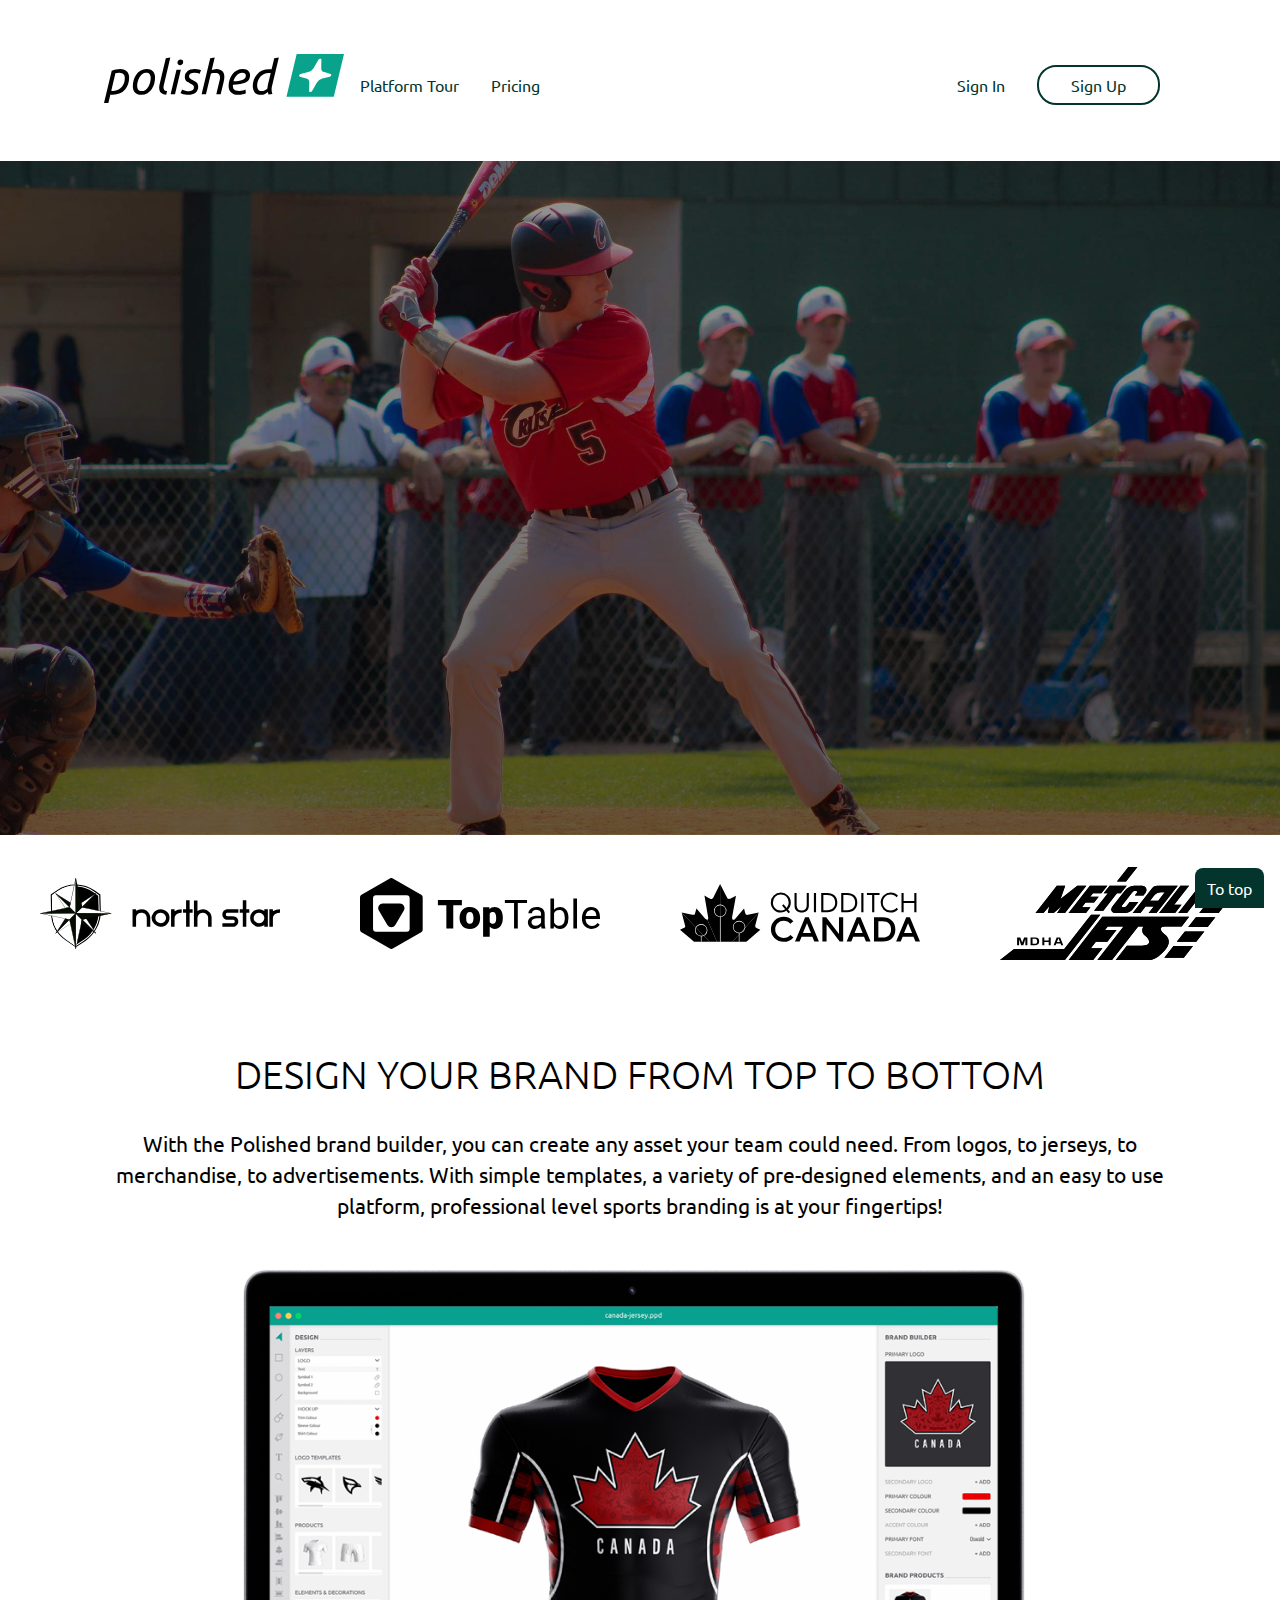
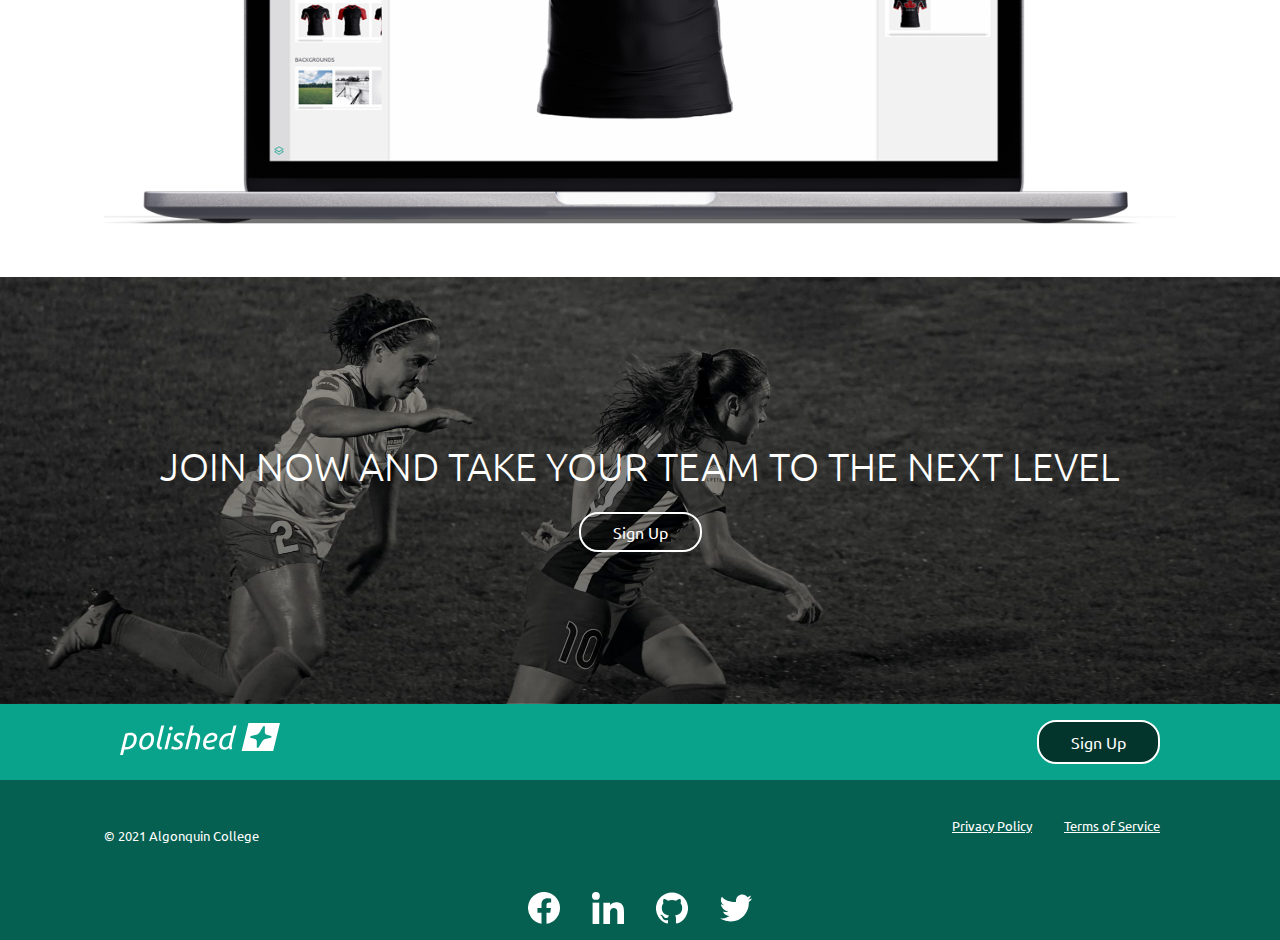
<file: index.html>
<!DOCTYPE html>
<html lang="en">
<head>
        <meta charset="UTF-8">
        <meta http-equiv="X-UA-Compatible" content="IE=edge">
        <meta name="viewport" content="width=device-width, initial-scale=1.0">
        <title>Polished</title>
        <link rel="stylesheet" href="./css/main.css">
        <link rel="preconnect" href="https://fonts.googleapis.com">
        <link rel="preconnect" href="https://fonts.gstatic.com" crossorigin>
        <link href="https://fonts.googleapis.com/css2?family=Ubuntu:ital,wght@0,400;0,700;1,400;1,700&display=swap" rel="stylesheet">
</head>
<body>
        <ul class="skip-links">
                <li><a href="#nav">Skip to navigation</a></li>
                <li><a href="#main">Skip to main content</a></li>
        </ul>
        <header>
                <div class="container">
                        <h1><a href=""><img src="./images/logos/logo-polished-color.svg" alt="The logo of the company"></a></h1> 
                        <nav id="nav" role="navigation">
                                <ul>
                                        <li><a href="./platform-tour.html">Platform Tour</a> </li>
                                        <li><a href="./pricing.html">Pricing</a> </li>
                                        <li><a href="./signup.html">Sign In</a> </li>
                                        <li><a href="./signup.html" class="btn btn-header">Sign Up</a> </li>
                                </ul>
                        </nav>
                </div>
        </header>
        <main id="main" role="main">
        <section class="banner banner-hero" tabindex="0">
                <div class="container">
                        <h2>Community Feel. Professional look.</h2>
                        <p>Create your team's new look with our simple, fast brand builder.</p>
                        <a href="./signup.html" class="btn btn-hero"> Sign Up</a>
                </div>
        </section>
        <section class="logobar" tabindex="0">
                <div>
                        <ol>
                                <li><img src="./images/logos/logo-ns.svg" alt=""></li>
                                <li><img src="./images/logos/logo-tt.svg" alt=""></li>
                                <li><img src="./images/logos/logo-qc.svg" alt=""></li>
                                <li><img src="./images/logos/logo-met.svg" alt=""></li>
                        </ol>              
                </div>
        </section>
        <section class="platform-laptop" tabindex="0">
                <div class="container">
                        <h2>Design your brand from top to bottom</h2>
                        <p>With the Polished brand builder, you can create any asset your team could need. 
                        From logos, to jerseys, to merchandise, to advertisements. With simple templates,
                        a variety of pre-designed elements, and an easy to use platform, professional level 
                        sports branding is at your fingertips!
                        </p>
                        <img src="./images/product/laptop-platform.png" alt="">
                </div>
        </section>
        <section class="banner banner-cta" tabindex="0">
                <div class="container">
                        <h2>Join now and take your team to the next level</h2>
                        <a href="./signup.html" class="btn btn-white"> Sign Up</a>
                </div>
        </section>
        
        </main>
        <footer>        
                <div class="mainfooter">
                        <div class="container">
                                <a href="" class="a-img-footer" ><img src="./images/logos/logo-polished-white.svg" alt="the logo of the company with white color"></a>
                                <a href="./signup.html" class="btn btn-white-footer">Sign Up</a>
                        </div>                
                </div>
                <div class="subfooter">
                        <div class="container">
                                <small class="copyright">&copy; 2021 Algonquin College</small>                   
                                <ul>                                
                                        <li> <small><a href="#" >Privacy Policy</a></small> </li>
                                        <li><small><a href="#" >Terms of Service</a></small> </li>                                                           
                                </ul>
                                
                        </div> 
                                
                        <div class="container">
                                <nav>
                                        <a href="#">
                                                <i class="icon">
                                                        <svg><use xlink:href="./images/icons.svg#facebook"></use></svg>
                                                </i>
                                                <!-- <span class="icon-label">Facebook</span> -->
                                        </a>
                                        <a href="#">
                                                <i class="icon">
                                                        <svg><use xlink:href="./images/icons.svg#linkedin"></use></svg>
                                                </i>
                                        </a>
                                        <a href="#">
                                                <i class="icon">
                                                        <svg><use xlink:href="./images/icons.svg#github"></use></svg>
                                                </i>
                                        </a>
                                        <a href="#">
                                                <i class="icon">
                                                        <svg><use xlink:href="./images/icons.svg#twitter"></use></svg>
                                                </i>
                                        </a>
                                </nav>
                        </div>
                </div> 
                <a class="to-top" href="#main" aria-label="Click to scroll to top of main content">To top</a>                                                     
        </footer>    
</body>
</html>
</file>
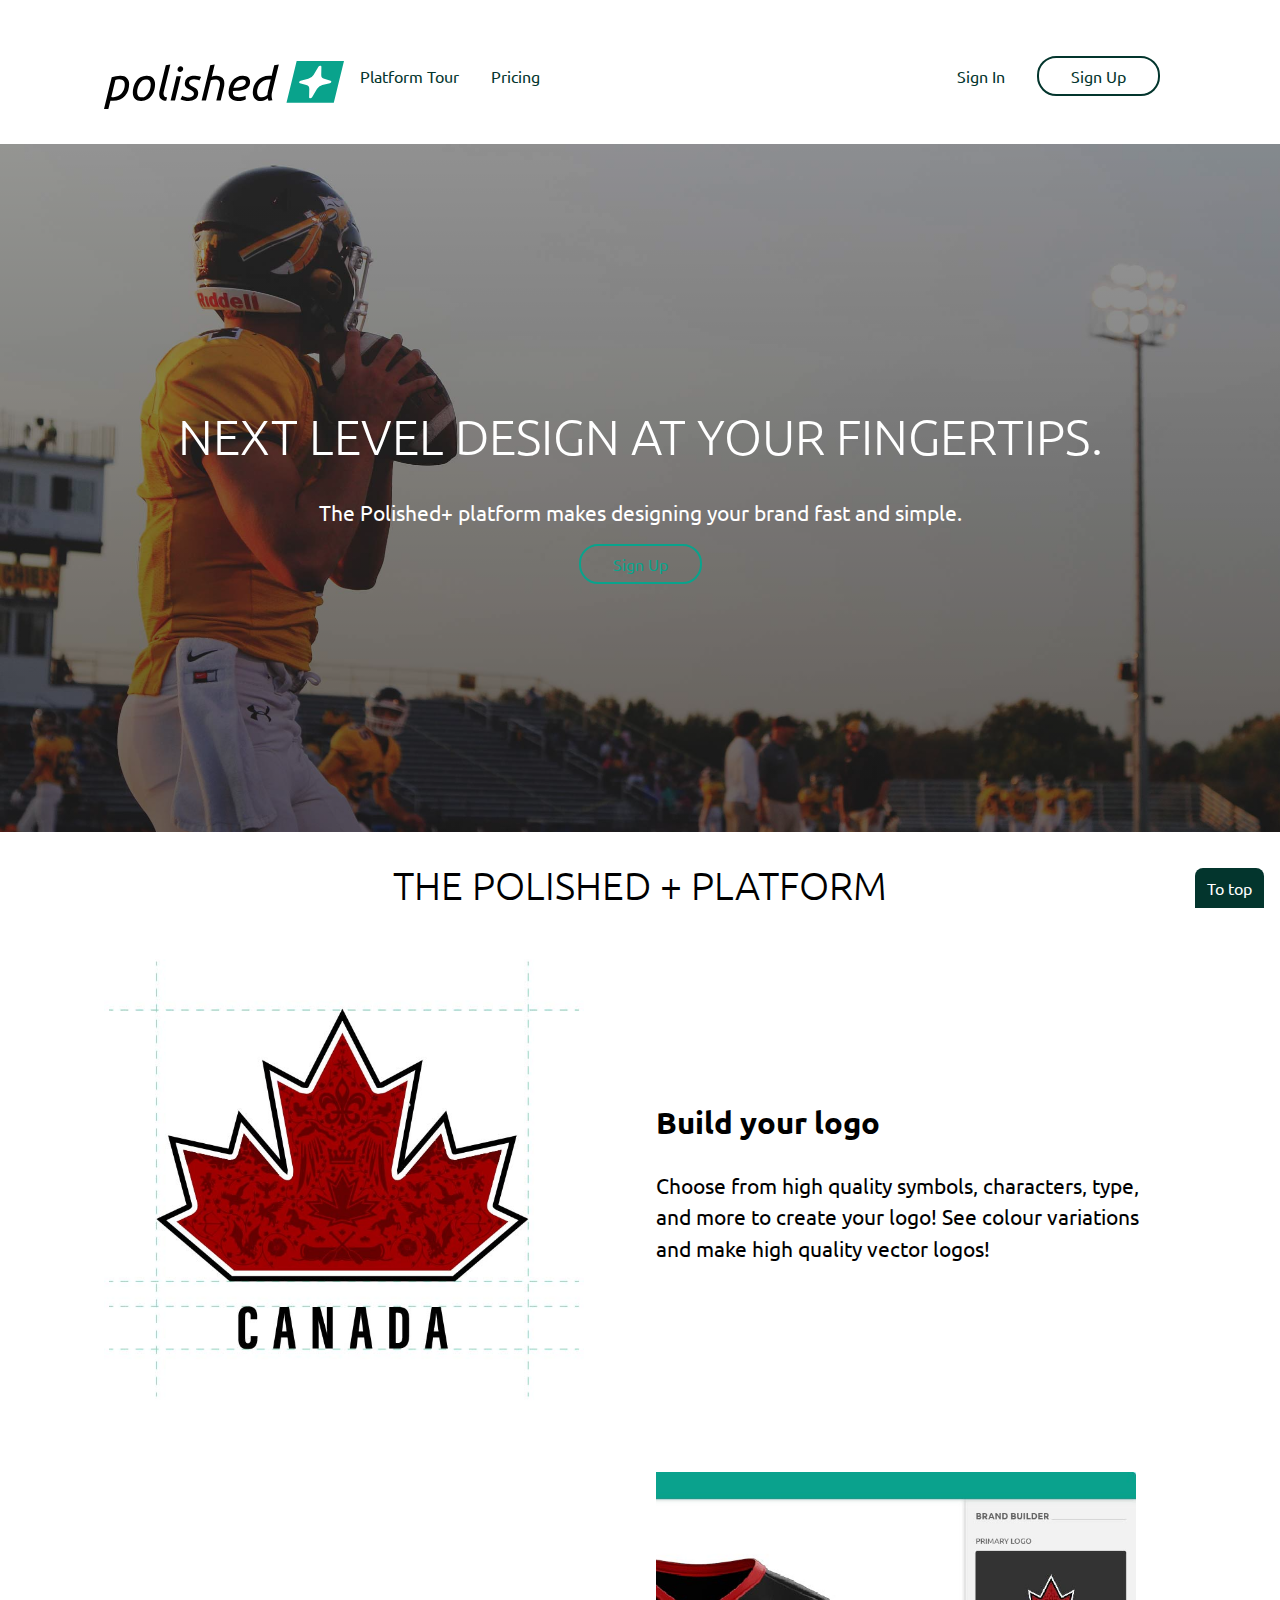
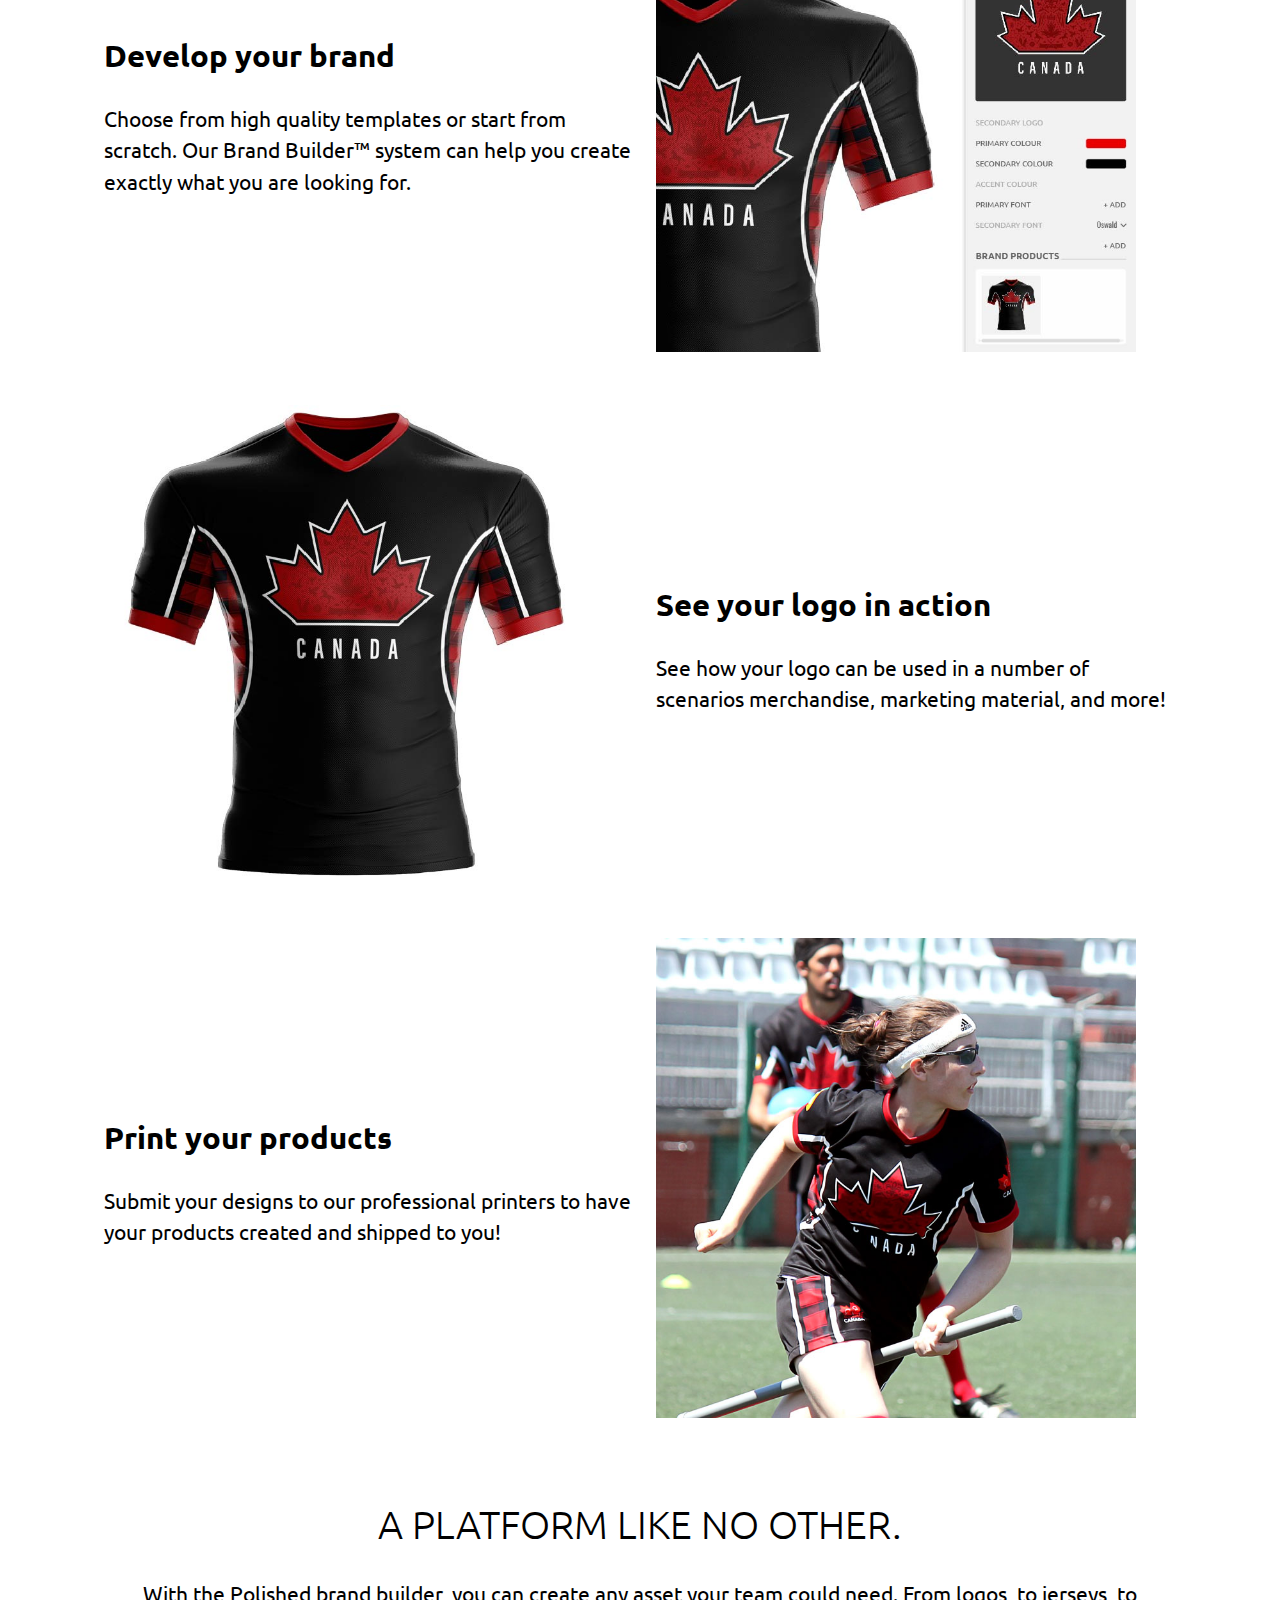
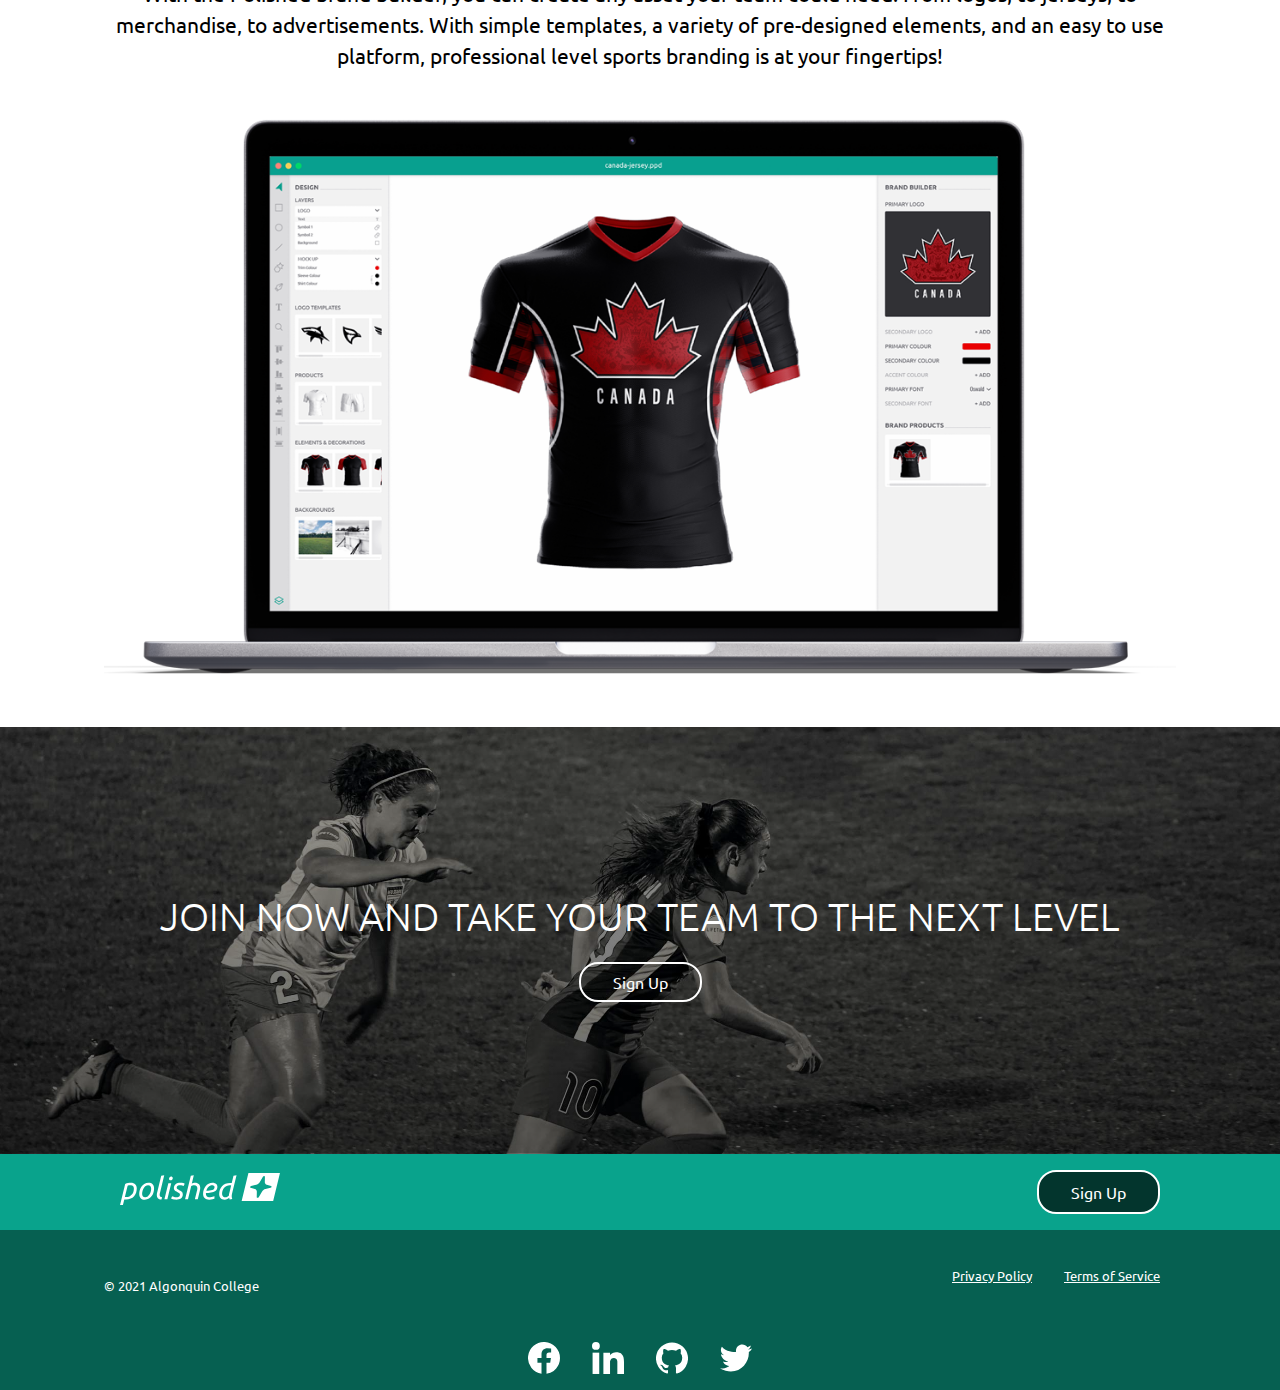
<file: platform-tour.html>
<!DOCTYPE html>
<html lang="en">
<head>
    <meta charset="UTF-8">
    <meta http-equiv="X-UA-Compatible" content="IE=edge">
    <meta name="viewport" content="width=device-width, initial-scale=1.0">
    <title>Platform-Tour</title>
    <link rel="stylesheet" href="./css/platform.css">
    <link rel="stylesheet" href="./css/main.css">
    <link rel="preconnect" href="https://fonts.googleapis.com">
    <link rel="preconnect" href="https://fonts.gstatic.com" crossorigin>
    <link href="https://fonts.googleapis.com/css2?family=Ubuntu:ital,wght@0,400;0,700;1,400;1,700&display=swap" rel="stylesheet">
</head>
<body>
    <ul class="skip-links">
        <li><a href="#nav">Skip to navigation</a></li>
        <li><a href="#main">Skip to main content</a></li>
    </ul>
    <header>
        <div class="container">
            <strong><a href="./index.html"><img src="./images/logos/logo-polished-color.svg" alt="The logo of the company"></a></strong> 
            <nav id="nav" role="navigation">
                <ul>
                    <li><a href="./platform-tour.html">Platform Tour</a> </li>
                    <li><a href="./pricing.html">Pricing</a> </li>
                    <li><a href="./signup.html">Sign In</a> </li>
                    <li><a href="./signup.html" class="btn btn-header">Sign Up</a> </li>
                </ul>
            </nav>
        </div>
    </header>
    <main id="main" role="main">
        <section class="banner banner-hero-platform" tabindex="0">
            <div class="container">
                <h1>Next Level Design at Your Fingertips.</h1>
                <p>The Polished+ platform makes designing your brand fast and simple.</p>
                <a href="./signup.html" class="btn btn-hero"> Sign Up</a>
            </div>
        </section>
        <section class="platform" tabindex="0">
            <div class="container">
                <div class="platform-title">
                    <h2>The Polished + Platform</h2>
                </div>  
                <div class="grid-platform">
                    <!-- The first content -->
                    <div class="grid-item txt1">
                        <h3>Build your logo</h3>
                        <p>Choose from high quality symbols, characters, type, and more to create your logo! See colour variations and make high quality vector logos!</p>
                    </div>
                    <div class="grid-item img1">
                        <img src="./images/product/build-your-logo.jpg" alt="Build your logo">
                    </div>
                    <!-- The second content -->
                    <div class="grid-item txt2">
                        <h3>Develop your brand</h3>
                        <p>Choose from high quality templates or start from scratch. Our Brand Builder™ system can help you create exactly what you are looking for.</p>
                    </div>
                        <div class="grid-item img2">
                        <img src="./images/product/build-your-brand.jpg" alt="Develop your brand">
                    </div>
                    <!-- The third content -->
                    <div class="grid-item txt3">
                        <h3>See your logo in action</h3>
                        <p>See how your logo can be used in a number of scenarios merchandise, marketing material, and more!</p>
                    </div>
                        <div class="grid-item img3">
                        <img src="./images/product/logo-in-action.jpg" alt="Logo in action">
                    </div>
                    <!-- The fourth content -->
                    <div class="grid-item txt4">
                        <h3>Print your products</h3>
                        <p>Submit your designs to our professional printers to have your products created and shipped to you!</p>
                    </div>
                        <div class="grid-item img4">
                        <img src="./images/product/print-your-product.jpg" alt="Print your products">
                    </div>
                    <!-- The end of the grid -->                                                      
                </div>
            </div>
        </section>
        <section class="platform-laptop" tabindex="0">
            <div class="container">
                <h2>A platform like no other.</h2>
                <p>With the Polished brand builder, you can create any asset your team could need. From logos, 
                    to jerseys, to merchandise, to advertisements. With simple templates, a variety of 
                    pre-designed elements, and an easy to use platform, professional level sports branding is 
                    at your fingertips!
                </p>
                <img src="./images/product/laptop-platform.png" alt="">
            </div>
        </section>
        <section class="banner banner-cta" tabindex="0">
            <div class="container">
                <h2>Join now and take your team to the next level</h2>
                <a href="./signup.html" class="btn btn-white"> Sign Up</a>
            </div>
        </section>
    </main>
    <footer>
        <div class="mainfooter">
            <div class="container">
                <a href="" class="a-img-footer" ><img src="./images/logos/logo-polished-white.svg" alt="The logo of the company with white color"></a>
                <a href="./signup.html" class="btn btn-white-footer">Sign Up</a>
            </div>                
        </div>
        <div class="subfooter">
            <div class="container">
                <small class="copyright">&copy; 2021 Algonquin College</small>                   
                <ul>                                
                    <li> <small><a href="#" >Privacy Policy</a></small> </li>
                    <li><small><a href="#" >Terms of Service</a></small> </li>                            
                </ul>
                
            </div> 
            <div class="container">
                <nav>
                        <a href="#">
                            <i class="icon">
                                <svg><use xlink:href="./images/icons.svg#facebook"></use></svg>
                            </i>
                                <!-- <span class="icon-label">Facebook</span> -->
                        </a>
                        <a href="#">
                            <i class="icon">
                                <svg><use xlink:href="./images/icons.svg#linkedin"></use></svg>
                            </i>
                        </a>
                        <a href="#">
                            <i class="icon">
                                <svg><use xlink:href="./images/icons.svg#github"></use></svg>
                            </i>
                        </a>
                        <a href="#">
                            <i class="icon">
                                <svg><use xlink:href="./images/icons.svg#twitter"></use></svg>
                            </i>
                        </a>
                </nav>
            </div>           
        </div> 
        <a class="to-top" href="#main" aria-label="Click to scroll to top of main content">To top</a>
    </footer>  
</body>
</html>
</file>
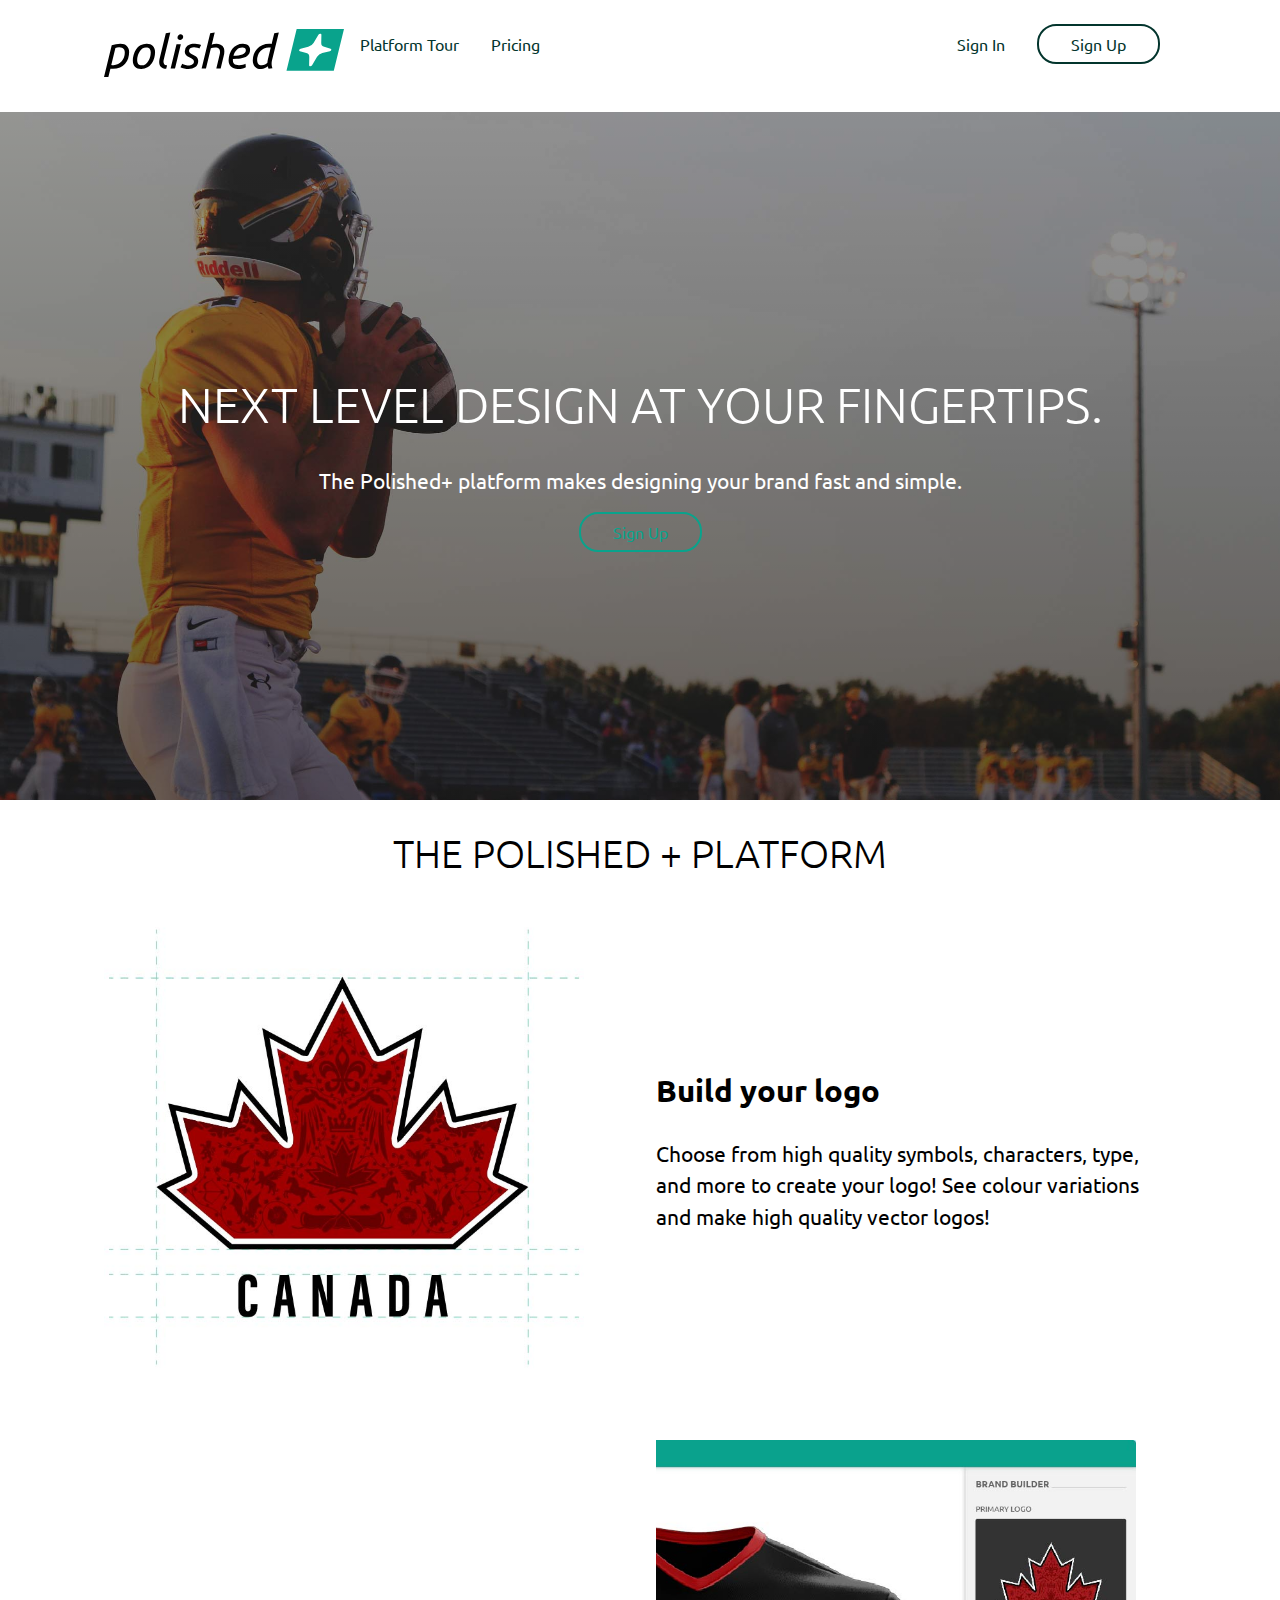
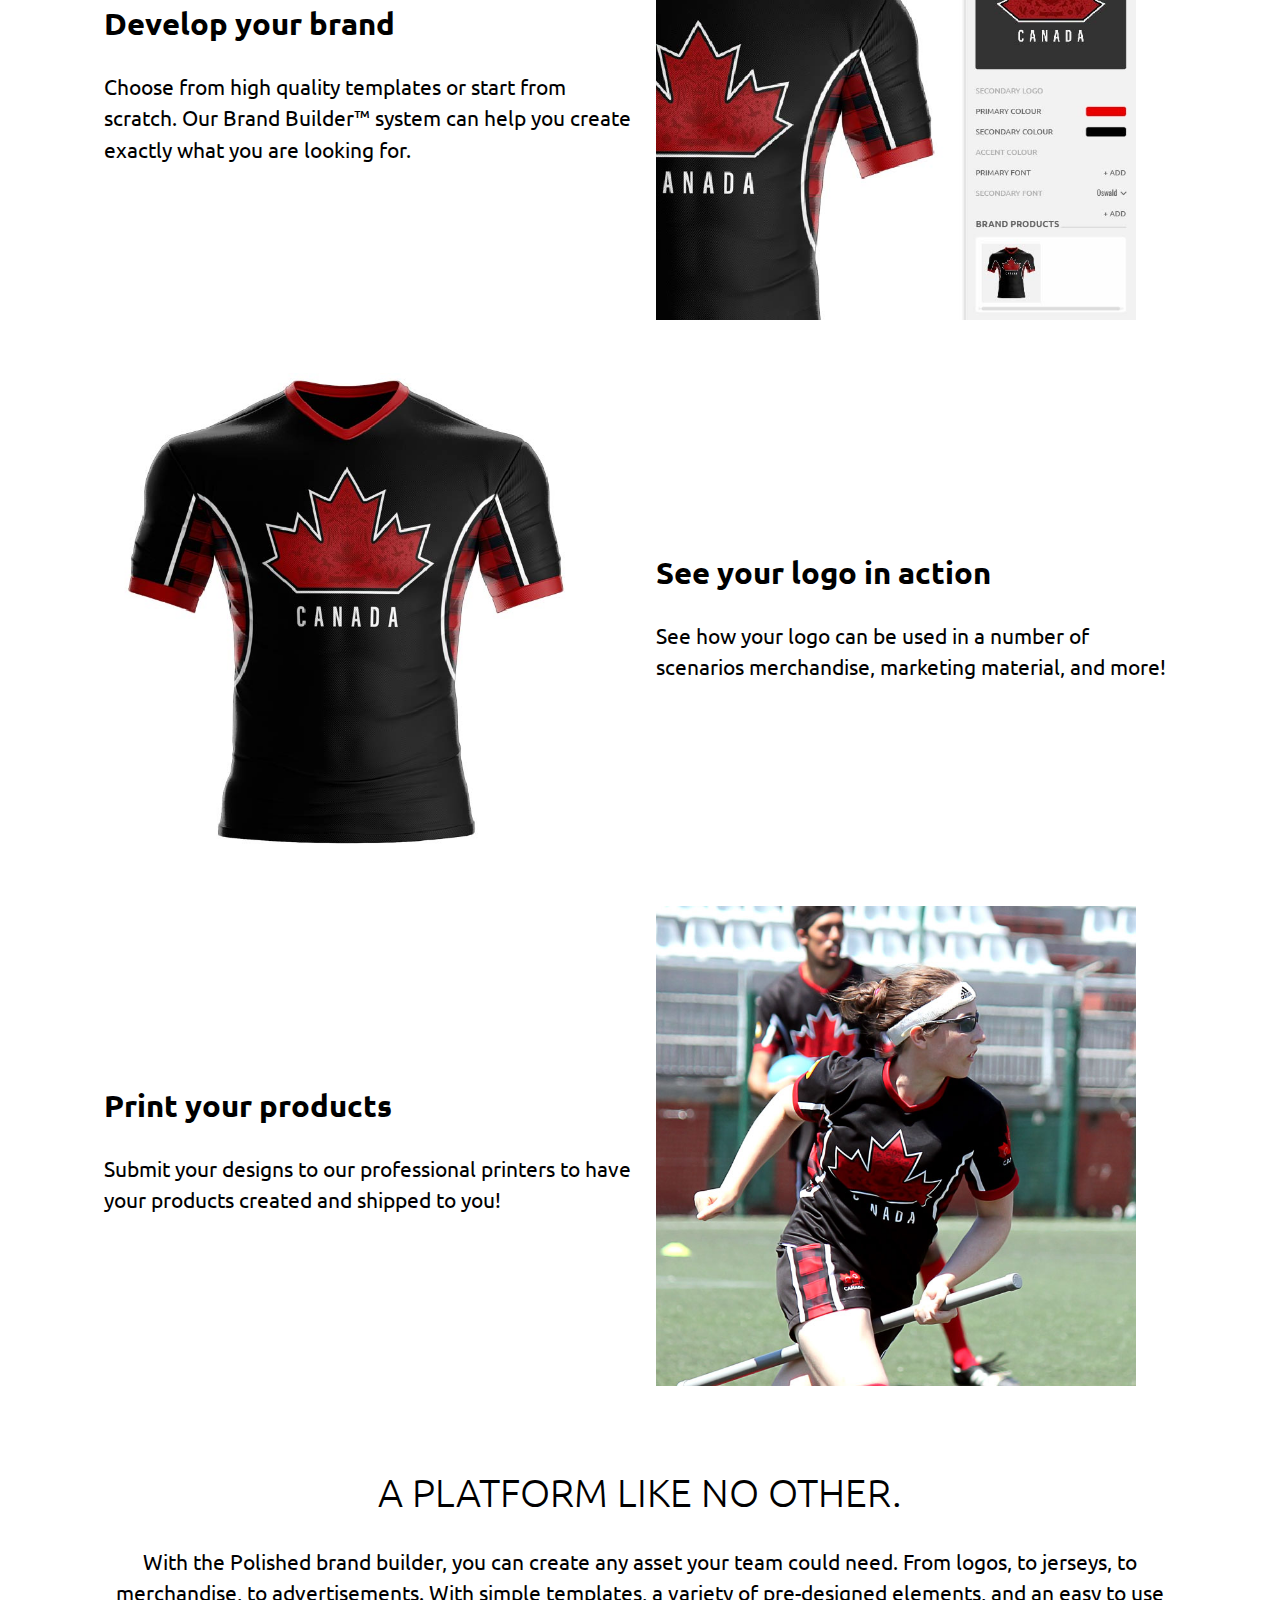
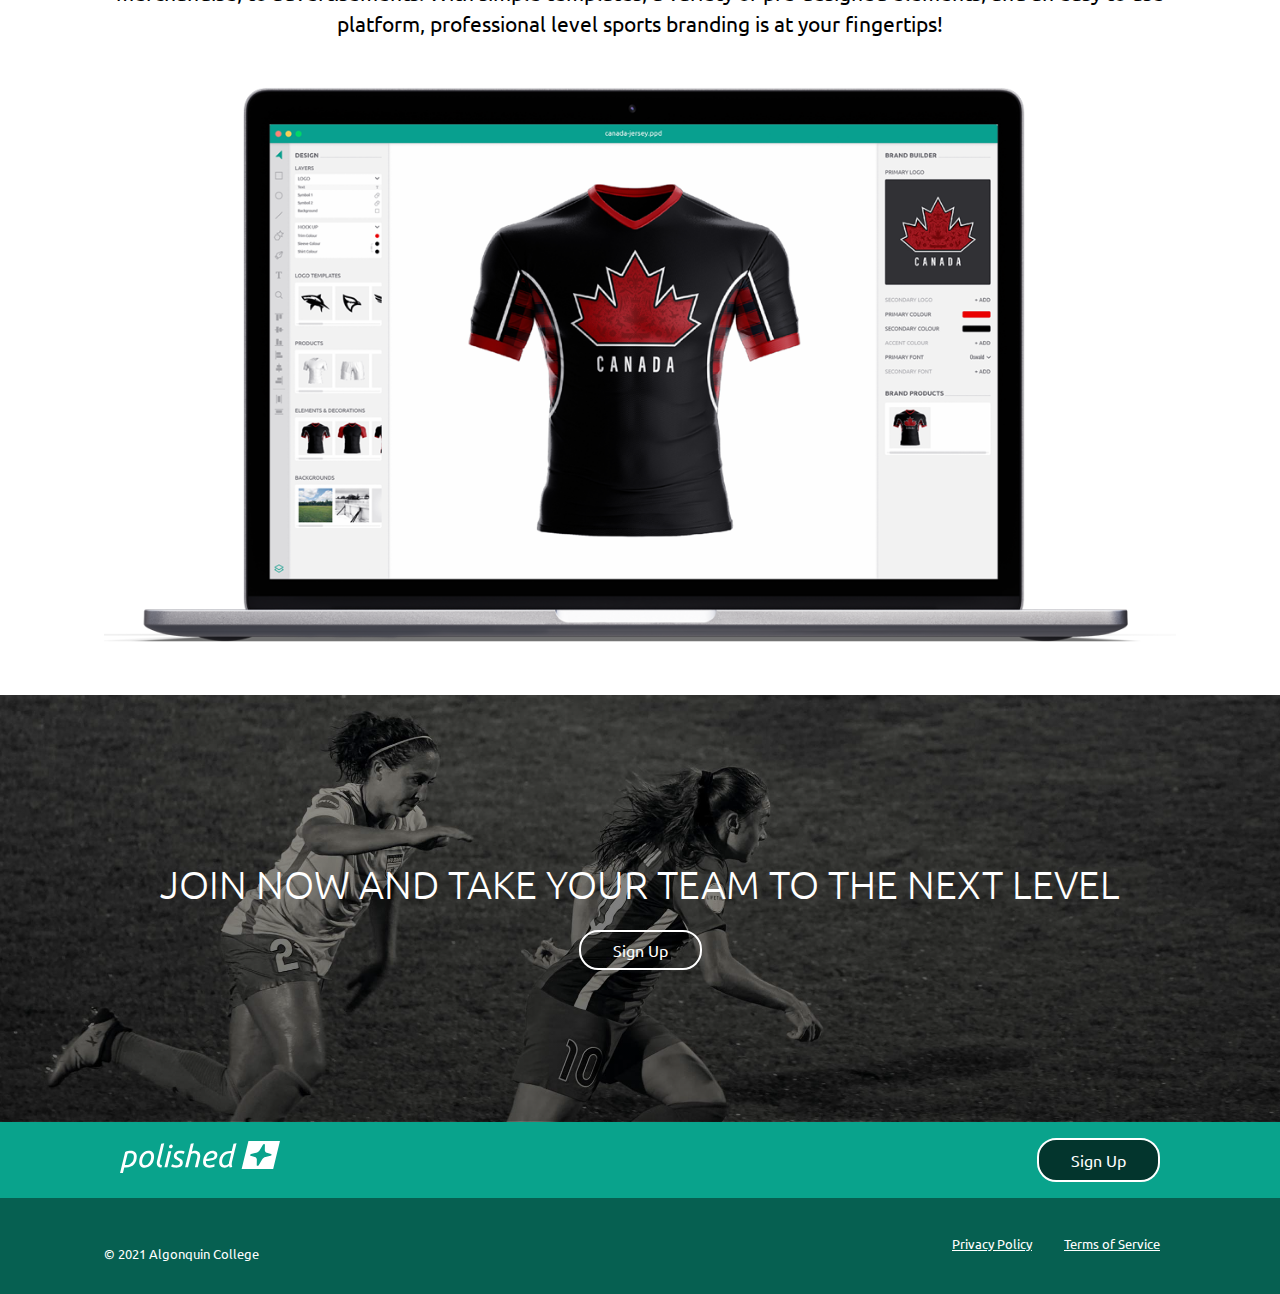
<file: platform.html>
<!DOCTYPE html>
<html lang="en">
<head>
    <meta charset="UTF-8">
    <meta http-equiv="X-UA-Compatible" content="IE=edge">
    <meta name="viewport" content="width=device-width, initial-scale=1.0">
    <title>Platform-Tour</title>
    <link rel="stylesheet" href="./css/platform.css">
    <link rel="stylesheet" href="./css/main.css">
    <link rel="preconnect" href="https://fonts.googleapis.com">
    <link rel="preconnect" href="https://fonts.gstatic.com" crossorigin>
    <link href="https://fonts.googleapis.com/css2?family=Ubuntu:ital,wght@0,400;0,700;1,400;1,700&display=swap" rel="stylesheet">
</head>
<body>
    <header>
        <div class="container">
            <strong><a href="./index.html"><img src="./images/logos/logo-polished-color.svg" alt=""></a></strong> 
            <nav>
                <ul>
                    <li><a href="">Platform Tour</a> </li>
                    <li><a href="">Pricing</a> </li>
                    <li><a href="">Sign In</a> </li>
                    <li><a href="http://" class="btn btn-header">Sign Up</a> </li>
                </ul>
            </nav>
        </div>
    </header>
    <main>
        <section class="banner banner-hero-platform">
            <div class="container">
                <h1>Next Level Design at Your Fingertips.</h1>
                <p>The Polished+ platform makes designing your brand fast and simple.</p>
                <a href="" class="btn btn-hero"> Sign Up</a>
            </div>
        </section>
        <section class="platform">
            <div class="container">
                <div class="platform-title">
                    <h2>The Polished + Platform</h2>
                </div>  
                <div class="grid-platform">
                    <!-- The first content -->
                    <div class="grid-item txt1">
                        <h3>Build your logo</h3>
                        <p>Choose from high quality symbols, characters, type, and more to create your logo! See colour variations and make high quality vector logos!</p>
                    </div>
                    <div class="grid-item img1">
                        <img src="./images/product/build-your-logo.jpg" alt="Build your logo">
                    </div>
                    <!-- The second content -->
                    <div class="grid-item txt2">
                        <h3>Develop your brand</h3>
                        <p>Choose from high quality templates or start from scratch. Our Brand Builder™ system can help you create exactly what you are looking for.</p>
                    </div>
                        <div class="grid-item img2">
                        <img src="./images/product/build-your-brand.jpg" alt="Develop your brand">
                    </div>
                    <!-- The third content -->
                    <div class="grid-item txt3">
                        <h3>See your logo in action</h3>
                        <p>See how your logo can be used in a number of scenarios merchandise, marketing material, and more!</p>
                    </div>
                        <div class="grid-item img3">
                        <img src="./images/product/logo-in-action.jpg" alt="Logo in action">
                    </div>
                    <!-- The fourth content -->
                    <div class="grid-item txt4">
                        <h3>Print your products</h3>
                        <p>Submit your designs to our professional printers to have your products created and shipped to you!</p>
                    </div>
                        <div class="grid-item img4">
                        <img src="./images/product/print-your-product.jpg" alt="Print your products">
                    </div>
                    <!-- The end of the grid -->                                                      
                </div>
            </div>
        </section>
        <section class="platform-laptop">
            <div class="container">
                <h2>A platform like no other.</h2>
                <p>With the Polished brand builder, you can create any asset your team could need. From logos, 
                    to jerseys, to merchandise, to advertisements. With simple templates, a variety of 
                    pre-designed elements, and an easy to use platform, professional level sports branding is 
                    at your fingertips!
                </p>
                <img src="./images/product/laptop-platform.png" alt="">
            </div>
        </section>
        <section class="banner banner-cta">
            <div class="container">
                <h2>Join now and take your team to the next level</h2>
                <a href="" class="btn btn-white"> Sign Up</a>
            </div>
        </section>
    </main>
    <footer>
        <div class="mainfooter">
            <div class="container">
                <a href="" class="a-img-footer" ><img src="./images/logos/logo-polished-white.svg" alt=""></a>
                <a href="" class="btn btn-white-footer">Sign Up</a>
            </div>                
        </div>
        <div class="subfooter">
            <div class="container">
                <small class="copyright">&copy; 2021 Algonquin College</small>                   
                <ul>                                
                    <li> <small><a href="#" >Privacy Policy</a></small> </li>
                    <li><small><a href="#" >Terms of Service</a></small> </li>                            
                </ul>
                
            </div>            
        </div> 
    </footer>  
</body>
</html>
</file>
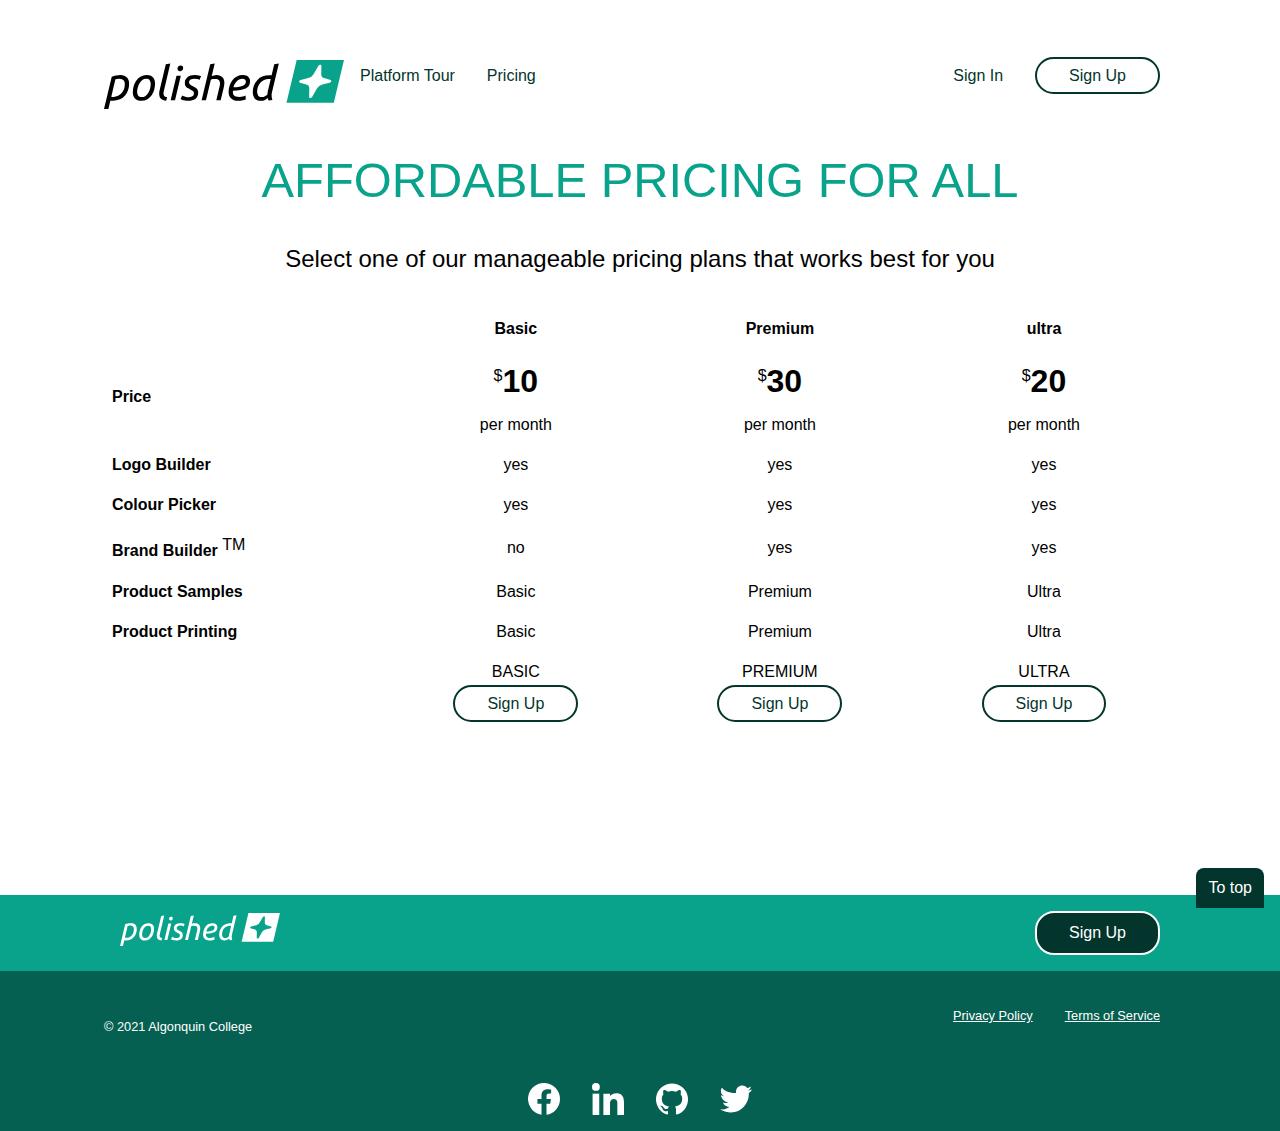
<file: pricing.html>
<!DOCTYPE html>
<html lang="en">
<head>
  <meta charset="UTF-8">
  <meta http-equiv="X-UA-Compatible" content="IE=edge">
  <meta name="viewport" content="width=device-width, initial-scale=1.0">
  <title>Pricing</title>
  <link rel="stylesheet" href="./css/pricing.css">
  <link rel="stylesheet" href="./css/main.css">
</head>
<body>
      <ul class="skip-links">
        <li><a href="#nav">Skip to navigation</a></li>
        <li><a href="#main">Skip to main content</a></li>
      </ul>
      <header>
            <div class="container">
                <strong><a href="./index.html"><img src="./images/logos/logo-polished-color.svg" alt="The logo of the company"></a></strong> 
                <nav id="nav" role="navigation">
                        <ul>
                                <li><a href="./platform-tour.html">Platform Tour</a> </li>
                                <li><a href="./pricing.html">Pricing</a> </li>
                                <li><a href="./signup.html">Sign In</a> </li>
                                <li><a href="./signup.html" class="btn btn-header">Sign Up</a> </li>
                        </ul>
                </nav>
            </div>
      </header>
      <main id="main" role="main">
        <section tabindex="0">
          <div class="container">
            <h1>affordable pricing for all</h1>
            <div class="table-scroller">
              <table class="pricing-table">
                  <caption>
                      Select one of our manageable pricing plans that works best for you
                  </caption>
                  <thead>
                      <tr>
                        <td>&nbsp;</td>
                        <th scope="col">Basic</th>
                        <th scope="col">Premium</th>
                        <th scope="col">ultra</th>
                      </tr>
                  </thead>
                  <tbody>
                      <tr>
                        <th scope="row">Price</th>
                        <td ><span>$10</span> per month</td>
                        <td><span>$30</span> per month</td>
                        <td><span>$20</span> per month</td>
                      </tr>
                      <tr>
                        <th scope="row">Logo Builder</th>
                        <td>yes</td>
                        <td>yes</td>
                        <td>yes</td>
                      </tr>
                      <tr>
                        <th scope="row">Colour Picker</th>
                        <td>yes</td>
                        <td>yes</td>
                        <td>yes</td>
                      </tr>
                      <tr>
                        <th scope="row">Brand Builder <span>TM</span></th>
                        <td>no</td>
                        <td>yes</td>
                        <td>yes</td>
                      </tr>
                      <tr>
                        <th scope="row">Product Samples</th>
                        <td>Basic</td>
                        <td>Premium</td>
                        <td>Ultra</td>
                      </tr>
                      <tr>
                        <th scope="row">Product Printing</th>
                        <td>Basic</td>
                        <td>Premium</td>
                        <td>Ultra</td>
                      </tr>
                      <tr>
                        <td></td>
                        <td>
                            <span>Basic</span>
                            <a class="btn btn-header" href="">Sign Up</a></td>
                        <td>
                            <span>Premium</span>
                            <a class="btn btn-header" href="">Sign Up</a>
                        </td>
                        <td>
                            <span>Ultra</span>
                            <a class="btn btn-header" href="">Sign Up</a>
                        </td>
                      </tr>
                  </tbody>
                  
              </table>
            </div>
          </div>
        </section>
        <section></section>
      </main>
      <footer>
              <div class="mainfooter">
                  <div class="container">
                        <a href="" class="a-img-footer" ><img src="./images/logos/logo-polished-white.svg" alt="The logo of the company with white color"></a>
                        <a href="./signup.html" class="btn btn-white-footer">Sign Up</a>
                  </div>                
              </div>
              <div class="subfooter">
                    <div class="container">
                        <small class="copyright">&copy; 2021 Algonquin College</small>                   
                        <ul>                                
                            <li> <small><a href="#" >Privacy Policy</a></small> </li>
                            <li><small><a href="#" >Terms of Service</a></small> </li>                            
                        </ul>                        
                    </div> 
                    <div class="container">
                      <nav>
                              <a href="#">
                                  <i class="icon">
                                      <svg><use xlink:href="./images/icons.svg#facebook"></use></svg>
                                  </i>
                                      <!-- <span class="icon-label">Facebook</span> -->
                              </a>
                              <a href="#">
                                  <i class="icon">
                                      <svg><use xlink:href="./images/icons.svg#linkedin"></use></svg>
                                  </i>
                              </a>
                              <a href="#">
                                  <i class="icon">
                                      <svg><use xlink:href="./images/icons.svg#github"></use></svg>
                                  </i>
                              </a>
                              <a href="#">
                                  <i class="icon">
                                      <svg><use xlink:href="./images/icons.svg#twitter"></use></svg>
                                  </i>
                              </a>
                      </nav>
              </div>                                  
              </div> 
              <a class="to-top" href="#main" aria-label="Click to scroll to top of main content">To top</a>                                                     
      </footer>
</body>
</html>
</file>
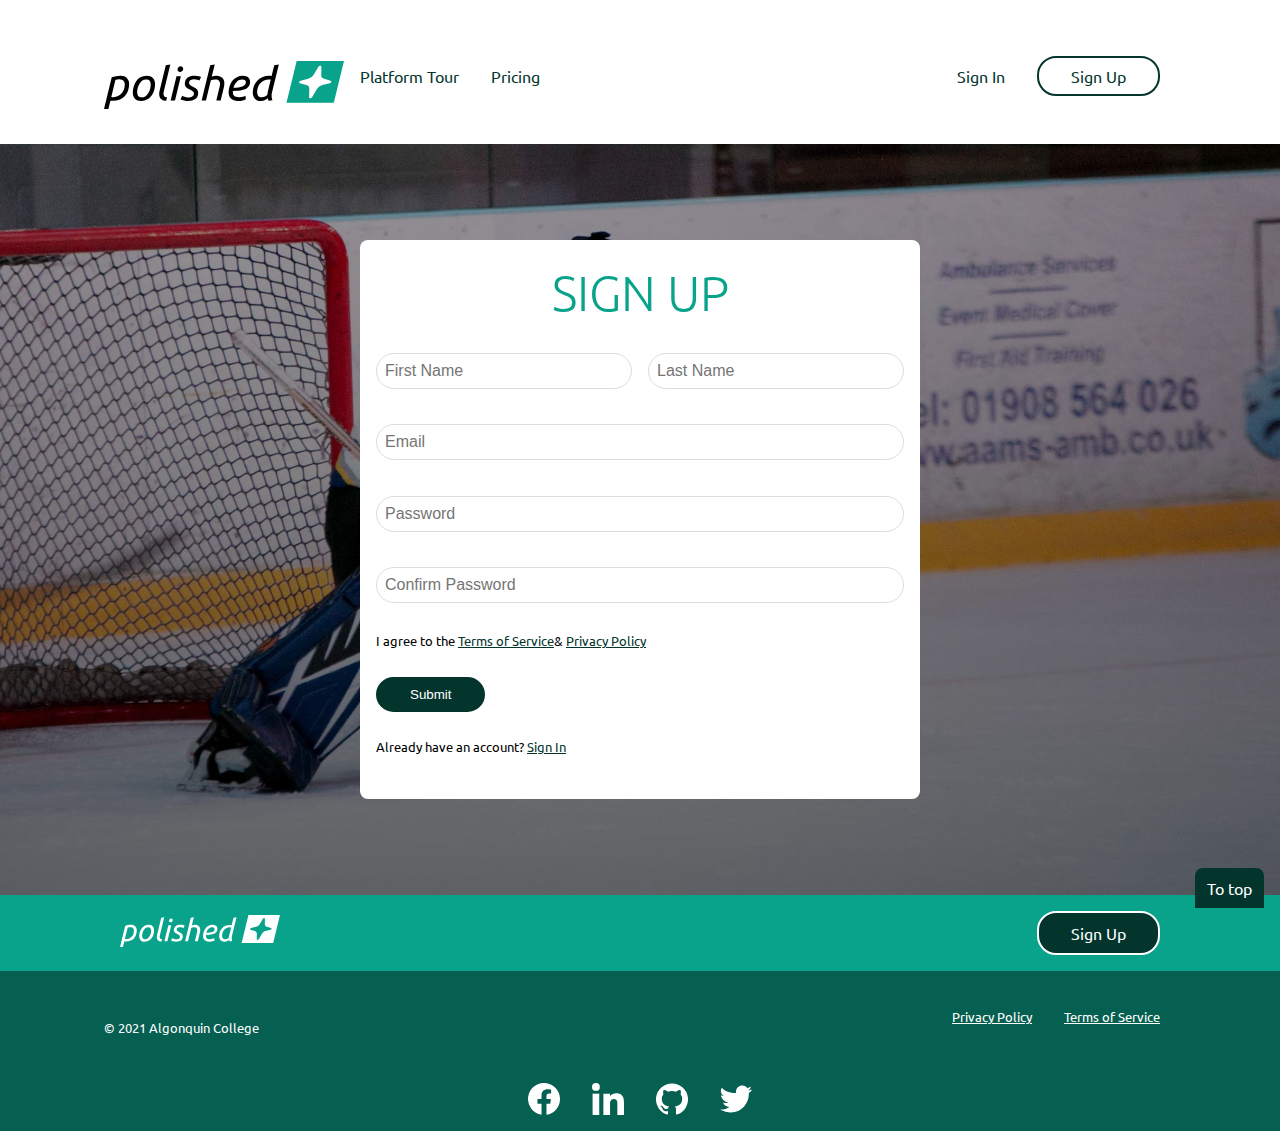
<file: signup.html>
<!DOCTYPE html>
<html lang="en">
<head>
    <meta charset="UTF-8">
    <meta http-equiv="X-UA-Compatible" content="IE=edge">
    <meta name="viewport" content="width=device-width, initial-scale=1.0">
    <title>Sign Up</title>
    <link rel="stylesheet" href="./css/signup.css">
    <link rel="stylesheet" href="./css/main.css">
    <link rel="preconnect" href="https://fonts.googleapis.com">
    <link rel="preconnect" href="https://fonts.gstatic.com" crossorigin>
    <link href="https://fonts.googleapis.com/css2?family=Ubuntu:ital,wght@0,400;0,700;1,400;1,700&display=swap" rel="stylesheet">
</head>
<body>
    <ul class="skip-links">
        <li><a href="#nav">Skip to navigation</a></li>
        <li><a href="#main">Skip to main content</a></li>
    </ul>
    <header>
        <div class="container">
            <strong><a href="./index.html"><img src="./images/logos/logo-polished-color.svg" alt="The logo of the company"></a></strong> 
            <nav id="nav" role="navigation">
                <ul>
                        <li><a href="./platform-tour.html">Platform Tour</a> </li>
                        <li><a href="./pricing.html">Pricing</a> </li>
                        <li><a href="./signup.html">Sign In</a> </li>
                        <li><a href="./signup.html" class="btn btn-header">Sign Up</a> </li>
                </ul>
            </nav>
        </div>
    </header>
    <main id="main" role="main" class="banner banner-signup ">
        <section class="container container-signup " tabindex="0">
            <form action="">
                <h1>Sign Up</h1>
                <fieldset>
                    <legend class="screen-reader-text">info</legend>
                    <div class="form-grid ">
                        <label for="first-name" class="screen-reader-text">First Name</label>
                        <input type="text" id="first-name" name="first-name" placeholder="First Name" >
                        <label for="last-name" class="screen-reader-text">Last Name</label>
                        <input type="text" id="last-name" name="last-name" placeholder="Last Name">
                        <label for="email" class="screen-reader-text">Email</label>
                        <input type="email" name="email" id="email" placeholder="Email">
                        <label for="password" class="screen-reader-text">Password</label>
                        <input type="password" name="password" id="password" placeholder="Password">
                        <label for="password-confirm" class="screen-reader-text">Confirm Password</label>
                        <input type="password" name="password-confirm" id="password-confirm" placeholder="Confirm Password">
                    </div>                    
                </fieldset>
                <p><small>I agree to the <a href="">Terms of Service</a>& <a href="">Privacy Policy</a></small></p>
                <input type="submit" class="btn-signup" value="Submit">
                <p><small>Already have an account? <a href="">Sign In</a></small></p>
            </form>
        </section>
    </main>

    <footer>
        <div class="mainfooter">
            <div class="container">
                <a href="" class="a-img-footer" ><img src="./images/logos/logo-polished-white.svg" alt="The logo of the company with white color"></a>
                <a href="./signup.html" class="btn btn-white-footer">Sign Up</a>
            </div>                
        </div>
        <div class="subfooter">
            <div class="container">
                <small class="copyright">&copy; 2021 Algonquin College</small>                   
                <ul>                                
                    <li> <small><a href="#" >Privacy Policy</a></small> </li>
                    <li><small><a href="#" >Terms of Service</a></small> </li>                            
                </ul>                        
            </div> 
            <div class="container">
                <nav>
                        <a href="#">
                            <i class="icon">
                                <svg><use xlink:href="./images/icons.svg#facebook"></use></svg>
                            </i>
                                <!-- <span class="icon-label">Facebook</span> -->
                        </a>
                        <a href="#">
                            <i class="icon">
                                <svg><use xlink:href="./images/icons.svg#linkedin"></use></svg>
                            </i>
                        </a>
                        <a href="#">
                            <i class="icon">
                                <svg><use xlink:href="./images/icons.svg#github"></use></svg>
                            </i>
                        </a>
                        <a href="#">
                            <i class="icon">
                                <svg><use xlink:href="./images/icons.svg#twitter"></use></svg>
                            </i>
                        </a>
                </nav>
            </div>          
            <a class="to-top" href="#main" aria-label="Click to scroll to top of main content">To top</a>                                                                            
        </div> 
</footer>
    
</body>
</html>
</file>
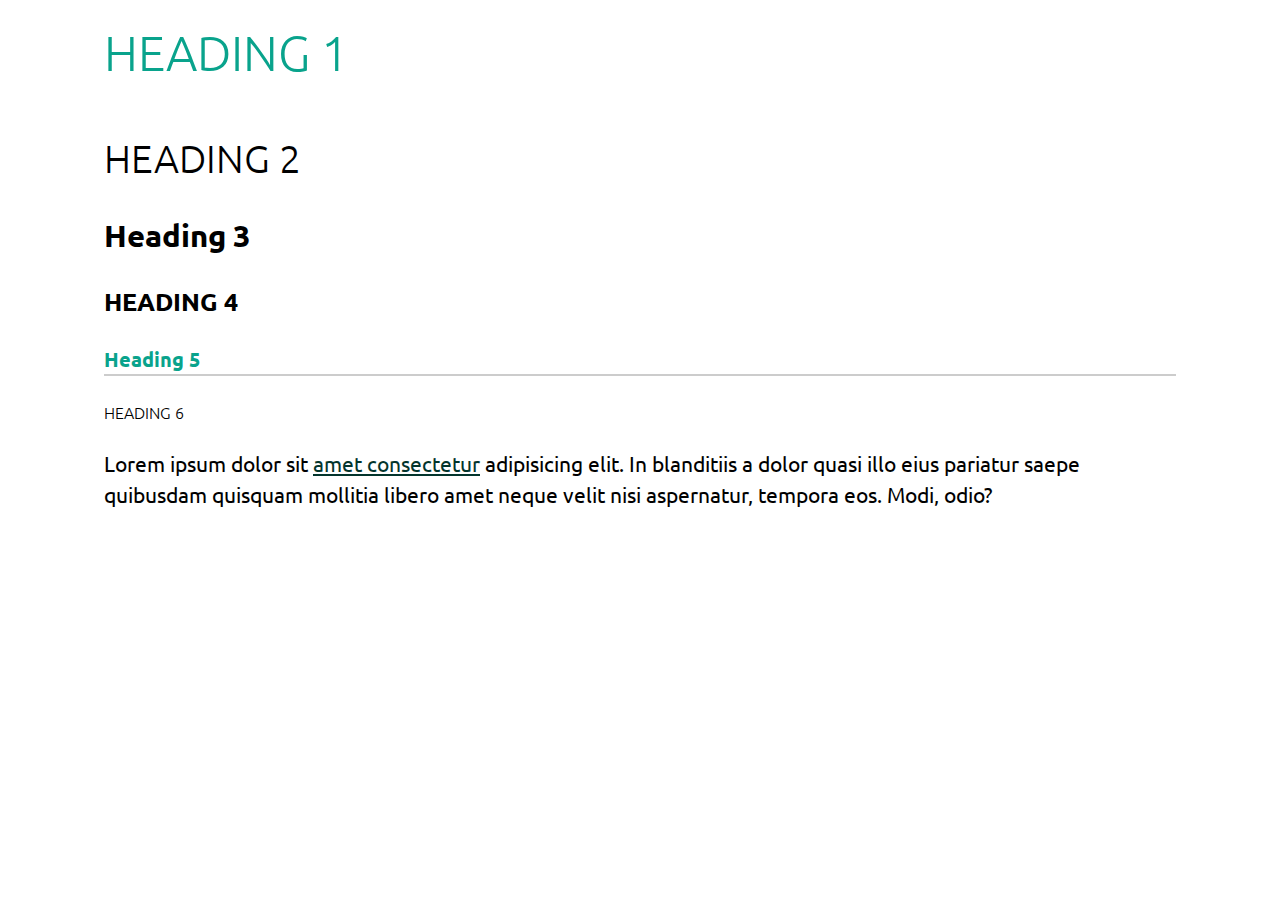
<file: stylesheet.html>
<!DOCTYPE html>
<html lang="en">
<head>
  <meta charset="UTF-8">
  <meta http-equiv="X-UA-Compatible" content="IE=edge">
  <meta name="viewport" content="width=device-width, initial-scale=1.0">
  <title>Stylesheet</title>
  <link rel="stylesheet" href="./css/main.css">

  <link rel="preconnect" href="https://fonts.googleapis.com">
  <link rel="preconnect" href="https://fonts.gstatic.com" crossorigin>
  <link href="https://fonts.googleapis.com/css2?family=Ubuntu:ital,wght@0,400;0,700;1,400;1,700&display=swap" rel="stylesheet"> 

 

</head>
<body>
    <header>
      <div class="container head-stylesheet">
        <h1>Heading 1</h1>
      </div>
    </header>
    <main>
      <div class="container">
        <h2>Heading 2</h2>
        <h3>Heading 3</h3>
        <h4>Heading 4</h4>
        <h5>Heading 5</h5>       
        <h6>Heading 6</h6>
        <p>Lorem ipsum dolor sit <a href="#">amet consectetur</a>  adipisicing elit. In blanditiis a dolor quasi illo eius pariatur saepe quibusdam quisquam mollitia libero amet neque velit nisi aspernatur, tempora eos. Modi, odio?</p>
      </div>  
    </main>
    <footer></footer>
</body>
</html>
</file>
<file: css/main.css>
html {
  box-sizing: border-box;
  font-family: "Ubuntu", sans-serif;
  line-height: 1.5;
}

*, *::before, *::after {
  box-sizing: inherit;
}

body {
  margin: 0;
}

/*---------- Common styles ----------*/
.container {
  max-width: 70em;
  margin: 0 auto;
  padding-left: 1.5rem;
  padding-right: 1.5rem;
}

ul {
  list-style-type: none;
  padding: 0;
}

li {
  margin: 1rem;
}

.banner {
  background-position: center;
  background-size: cover;
  background-repeat: no-repeat;
  color: white;
  text-align: center;
}

.btn {
  padding-top: 0.5rem;
  padding-bottom: 0.5rem;
  padding-right: 2rem;
  padding-left: 2rem;
  border-radius: 1.2rem;
  text-decoration: none;
  transition: background-color 0.6s, color 1s;
}

.btn:hover, .btn:focus {
  border: solid 0.15rem #09a38c;
  background-color: #09a38c;
  color: white;
}

/*---------- The main ----------*/
main {
  min-height: calc(100vh - 119.9px - 81px);
  /* This will expand the size of <main> to push the footer to the bottom on pages with little content */
}

@media only screen and (min-width: 50em) {
  main {
    min-height: calc(100vh - 68px - 81px);
  }
}
/*---------- For larger screen ----------*/
@media only screen and (min-width: 38em) {
  header .container,
footer .container {
    display: flex;
    flex-direction: row;
    flex-wrap: wrap;
    align-items: center;
  }

  header ul li:nth-child(2),
.a-img-footer,
.copyright {
    flex-grow: 1;
    text-align: left;
  }

  nav {
    flex-grow: 1;
  }

  ul {
    display: flex;
    justify-content: flex-end;
  }
}
/*---------- Typography ----------*/
h1, h2, h3, h4, h5, h6, p, ul, ol {
  margin: 0 0 1.5rem;
}

h1 {
  font-size: 1.802rem;
  color: #09a38c;
  text-transform: uppercase;
  font-weight: lighter;
}

h2 {
  font-size: 1.602rem;
  text-transform: uppercase;
  font-weight: lighter;
}

h3 {
  font-size: 1.424rem;
}

h4 {
  font-size: 1.266rem;
  text-transform: uppercase;
}

h5 {
  font-size: 1.125rem;
  border-bottom: 0.125rem solid #ccc;
  color: #09a38c;
}

h6 {
  font-size: 1rem;
  text-transform: uppercase;
  font-weight: lighter;
}

small, .text_small {
  font-size: 0.889rem;
}

a {
  /* color:#09a38c; */
  color: #03352D;
  transition: color 0.6s;
}

a:focus, a:hover {
  color: blueviolet;
  /* background-color: white; */
}

p {
  font-size: 1.3rem;
}

/*---------- Typography For tablet ----------*/
@media only screen and (min-width: 45em) {
  h1 {
    font-size: 2.488rem;
    color: #09a38c;
    text-transform: uppercase;
    font-weight: lighter;
  }

  h2 {
    font-size: 2.074rem;
    text-transform: uppercase;
    font-weight: lighter;
  }

  h3 {
    font-size: 1.728rem;
  }

  h4 {
    font-size: 1.44rem;
    text-transform: uppercase;
  }

  h5 {
    font-size: 1.2rem;
  }

  small,
.text_small {
    font-size: 0.833rem;
  }
}
/*---------- Typography For large screen ----------*/
@media only screen and (min-width: 60em) {
  h1 {
    font-size: 3.052rem;
    color: #09a38c;
    text-transform: uppercase;
    font-weight: lighter;
  }

  h2 {
    font-size: 2.441rem;
    text-transform: uppercase;
    font-weight: lighter;
  }

  h3 {
    font-size: 1.953rem;
  }

  h4 {
    font-size: 1.563rem;
    text-transform: uppercase;
  }

  h5 {
    font-size: 1.25rem;
    border-bottom: 0.125rem solid #ccc;
    color: #09a38c;
  }

  small, .text_small {
    font-size: 0.8rem;
  }
}
/* - - - - - - - - - - Accessibility - - - - - - - - - - */
.skip-links {
  padding: 0;
  margin: 0;
  list-style-type: none;
}

.skip-links a {
  position: absolute;
  top: -100rem;
  display: inline-block;
  padding: 1rem;
  background-color: #03352D;
  color: #fff;
  font-weight: bold;
  text-decoration: none;
  z-index: 100000;
}

.skip-links a:focus {
  top: 0;
  left: 0;
}

*:focus {
  outline: 2px solid #03352D;
  outline-offset: 2px;
}

.to-top {
  color: white;
  position: fixed;
  bottom: 2rem;
  right: 1rem;
  background-color: #03352D;
  padding: 0.5rem 0.75rem;
  border-radius: 0.5rem 0.5rem 0 0;
  text-decoration: none;
  transform: translateY(100%);
  transition: background-color 0.2s, color 0.2s, opacity 0.2s, transform 0.2s;
}

.to-top:hover,
.to-top:focus {
  background-color: #03352D;
  color: white;
}

/*---- header -------*/
header .container {
  padding-bottom: 1rem;
  padding-top: 1rem;
  text-align: center;
}

header img {
  width: 100%;
  max-width: 15rem;
}

.btn-header {
  /* border: solid 0.15rem #09a38c;
  color:#09a38c; */
  border: solid 0.15rem #03352D;
  color: #03352D;
}

header a {
  text-decoration: none;
}

/*---------- Banner-hero ----------*/
.banner-hero {
  background-image: linear-gradient(rgba(0, 0, 0, 0.4), rgba(0, 0, 0, 0.6)), url(../images/banners/hero-home.jpg);
  padding-top: 16rem;
  padding-bottom: 16rem;
}

.btn-hero {
  border: solid 0.15rem #09a38c;
  color: #09a38c;
}

.banner-hero h2,
.banner-hero p,
.banner-hero .container .btn-hero {
  transform: translateY(10rem);
  opacity: 0;
  animation: slideUp 0.5s 1s forwards;
}

.banner-hero p {
  animation-delay: 1.25s;
}

.banner-hero .container .btn-hero {
  animation-delay: 1.5s;
}

@keyframes slideUp {
  from {
    transform: translateY(10rem);
    opacity: 0;
  }
  to {
    transform: none;
    opacity: 1;
  }
}
/*---------- Logo bar ----------*/
.logobar {
  padding-top: 1rem;
  padding-bottom: 1rem;
}

ol {
  list-style-type: none;
  display: flex;
  flex-wrap: wrap;
  justify-content: space-around;
  align-items: center;
  padding: 0;
}

ol img {
  width: 100%;
  max-width: 15rem;
}

/*---------- Laptop Platform ----------*/
.platform-laptop .container {
  text-align: center;
}

.platform-laptop img {
  width: 100%;
}

/*---------- CTA - Banner (soccer) ----------*/
.banner-cta {
  background-image: linear-gradient(rgba(0, 0, 0, 0.4), rgba(0, 0, 0, 0.6)), url(../images/banners/soccer-banner-bw.jpg);
  padding-top: 10rem;
  padding-bottom: 10rem;
}

.btn-white {
  border: solid 0.15rem white;
  color: white;
}

/*---------- Footer ----------*/
.mainfooter {
  background-color: #09a38c;
}

footer .container {
  display: flex;
  flex-direction: column;
  align-items: center;
}

.mainfooter img {
  width: 100%;
  max-width: 10rem;
  margin: 1rem;
}

.btn-white-footer {
  border: solid 0.15rem white;
  color: white;
  margin: 1rem;
  background-color: #03352D;
}

.btn-white-footer:hover, .btn-white-footer:focus {
  border: solid 0.15rem white;
  background-color: white;
  color: #09a38c;
}

.subfooter {
  background-color: #066051;
  padding-top: 1rem;
}

.subfooter ul li {
  display: inline-block;
}

li small a, .copyright {
  color: white;
}

/*---------- For larger screen ----------*/
@media only screen and (min-width: 38em) {
  header .container,
footer .container {
    display: flex;
    flex-direction: row;
    flex-wrap: wrap;
    align-items: center;
  }

  header ul li:nth-child(2),
.a-img-footer,
.copyright {
    flex-grow: 1;
    text-align: left;
  }

  nav {
    flex-grow: 1;
  }

  ul {
    display: flex;
    justify-content: flex-end;
  }
}
/*---------- For the icons ----------*/
.subfooter nav {
  display: flex;
  align-items: center;
  justify-content: center;
}

.subfooter nav a {
  display: flex;
  align-items: center;
  /* color:#09a38c; */
  color: #fff;
  background-color: #066051;
  text-decoration: none;
  padding: 1rem;
  transition: color 1s, background-color 1s;
}

.subfooter nav a:hover,
.subfooter nav a:focus {
  background-color: #09a38c;
  /* color:#09a38c; */
  color: #03352D;
}

.icon {
  width: 2rem;
  height: 2rem;
  /* margin-right: 1rem; */
}

.icon svg {
  /* width: 100%; */
  /* width: 2rem; */
  max-width: 2rem;
  height: 100%;
  display: inline-block;
  fill: currentColor;
}

.platform-title {
  text-align: center;
}

.grid-platform img {
  width: 100%;
  max-width: 30rem;
  padding-bottom: 1.5rem;
}

.platform, .platform-laptop {
  padding-top: 1.5rem;
  padding-bottom: 1.5rem;
}

.banner-hero-platform {
  background-image: linear-gradient(rgba(0, 0, 0, 0.4), rgba(0, 0, 0, 0.6)), url(../images/banners/hero-platform.jpg);
  padding-top: 16rem;
  padding-bottom: 16rem;
}

.banner-hero-platform h1 {
  color: white;
}

@media only screen and (min-width: 45em) {
  .img1 {
    grid-area: one;
  }

  .txt1 {
    grid-area: two;
  }

  .img2 {
    grid-area: four;
  }

  .txt2 {
    grid-area: three;
  }

  .img3 {
    grid-area: five;
  }

  .txt3 {
    grid-area: six;
  }

  .img4 {
    grid-area: eight;
  }

  .txt4 {
    grid-area: seven;
  }

  .grid-platform {
    display: grid;
    grid-template-areas: "one two" "three four" "five six" "seven eight";
    gap: 1.5rem;
    align-items: center;
  }
}
table {
  width: 100%;
}

.table-scroller {
  overflow-x: scroll;
}

.pricing-table {
  border-collapse: collapse;
  min-width: 40rem;
  overflow: hidden;
}

.pricing-table caption {
  font-size: 1.5rem;
  margin-bottom: 2rem;
  text-align: center;
}

.pricing-table th,
.pricing-table td {
  padding: 0.5rem;
}

.pricing-table tbody th {
  text-align: left;
}

h1, .pricing-table tbody td {
  text-align: center;
}

.pricing-table thead th {
  position: relative;
}

.pricing-table thead th:hover::after {
  content: " ";
  position: absolute;
  background-color: #f3f6f5;
  width: 100%;
  height: 300rem;
  top: 0;
  left: 0;
  z-index: -1;
}

tbody tr:first-child span {
  font-weight: bold;
  font-size: 2rem;
}

td span {
  display: block;
  margin-bottom: 0.5rem;
}

/*----- Targeting the TM and the dollar symbol -----*/
th span,
tbody tr:first-child span::first-letter {
  vertical-align: super;
  font-weight: lighter;
  font-size: 1rem;
}

tr:last-child td span {
  text-transform: uppercase;
}

@media only screen and (min-width: 45em) {
  .table-scroller {
    overflow-x: hidden;
  }
}
form {
  max-width: 35rem;
  margin: 0 auto;
  padding: 1rem;
  background-color: #fff;
  border-radius: 0.5rem;
}

fieldset {
  display: contents;
}

fieldset input {
  display: block;
  width: 100%;
  font-size: 1rem;
  padding: 0.5rem;
  margin-bottom: 1.2rem;
  border-radius: 1.2rem;
  border: 1px solid #ddd;
}

.btn-signup {
  display: block;
  padding-top: 0.5rem;
  padding-bottom: 0.5rem;
  padding-right: 2rem;
  padding-left: 2rem;
  border-radius: 1.2rem;
  text-decoration: none;
  margin: 1rem 0;
  /* border: solid 0.15rem #09a38c; */
  border: solid 0.15rem #03352D;
  /* background-color:#09a38c ; */
  background-color: #03352D;
  color: white;
  transition: background-color 1s, border 1s;
}

.btn-signup:hover, .btn-signup:focus {
  border: solid 0.15rem #00673e;
  background-color: #00673e;
}

.container-signup {
  text-align: left;
  padding-top: 3rem;
  padding-bottom: 3rem;
}

.banner-signup {
  background-image: linear-gradient(rgba(0, 0, 0, 0.4), rgba(0, 0, 0, 0.6)), url(../images/banners/hockey-goalie.jpg);
  padding-top: 3rem;
  padding-bottom: 3rem;
}

form small {
  color: black;
}

.screen-reader-text {
  color: #4A4A4A;
  position: absolute;
  height: 1px;
  width: 1px;
  clip: rect(1px 1px 1px 1px);
  clip: rect(1px, 1px, 1px, 1px);
  clip-path: polygon(0px 0px, 0px 0px, 0px 0px);
  -webkit-clip-path: polygon(0px 0px, 0px 0px, 0px 0px);
  overflow: hidden !important;
}

@media only screen and (min-width: 60em) {
  .form-grid {
    display: grid;
    grid-template-columns: repeat(2, 1fr);
    gap: 1rem;
  }

  input[type=email], input[type=password] {
    grid-column: 1/-1;
  }
}

/*# sourceMappingURL=main.css.map */
</file>
<file: css/platform.css>
.platform-title {
  text-align: center;  
}

.grid-platform img {
  width: 100%;
  max-width: 30rem;
  padding-bottom: 1.5rem;
}

.platform, .platform-laptop {
  padding-top: 1.5rem;
  padding-bottom: 1.5rem;
}

.banner-hero-platform {  
  background-image: linear-gradient( rgba(0, 0, 0, 0.4), rgba(0, 0, 0, 0.6) ),  url(../images/banners/hero-platform.jpg);   
  padding-top: 16rem;
  padding-bottom: 16rem;  
}

.banner-hero-platform h1{
  color: white;
}

@media only screen and (min-width:45em) {
  
  .img1 {
    grid-area: one;
  }
  .txt1 {
    grid-area: two;
  }
  .img2 {
    grid-area: four;
  }
  .txt2 {
    grid-area: three;
  }
  .img3 {
    grid-area: five;
  }
  .txt3 {
    grid-area: six;
  }
  .img4 {
    grid-area: eight;
  }
  .txt4 {
    grid-area: seven;
  }
.grid-platform {
    display: grid;
    grid-template-areas: 
      'one two'
      'three four'
      'five six'
      'seven eight'
    ;
    gap:1.5rem;
    align-items: center;    
  }
}
</file>
<file: css/pricing.css>
table {
  width: 100%;
}

.table-scroller {
  overflow-x:scroll;
}

.pricing-table {
  border-collapse: collapse;
  min-width: 40rem;
  overflow: hidden;
}

.pricing-table caption {
  font-size: 1.5rem;
  margin-bottom: 2rem;
  text-align: center;
}

.pricing-table th,
.pricing-table td {
  padding: .5rem;
}

.pricing-table tbody th {
  text-align: left;
}

h1, .pricing-table tbody td {
  text-align: center;
}

.pricing-table thead th {
  position: relative;
}


.pricing-table thead th:hover::after 
{
  content: ' ';
  position: absolute;
  background-color: #f3f6f5;
  width: 100%;
  height: 300rem;
  top: 0;
  left: 0;
  z-index:-1;
}


tbody tr:first-child span {
  font-weight: bold;
  font-size: 2rem;
}

td span {
  display: block;
  margin-bottom: 0.5rem;
}

/*----- Targeting the TM and the dollar symbol -----*/
th span,
tbody tr:first-child span::first-letter{
  vertical-align: super;
  font-weight: lighter;
  font-size: 1rem;
}

tr:last-child td span {
  text-transform: uppercase;
}

@media only screen and (min-width:45em){

  .table-scroller {
    overflow-x:hidden;
  }
  
}
</file>
<file: css/signup.css>
form {
  max-width: 35rem;
  margin: 0 auto;
  padding: 1rem;
  background-color: #fff;
  border-radius: .5rem;
}

fieldset {
  display: contents;
}

fieldset input {
  display: block;
  width: 100%;
  font-size: 1rem;
  padding: .5rem;
  margin-bottom: 1.2rem;
  border-radius: 1.2rem;
  border:1px solid #ddd;
}

.btn-signup {
  display: block;
  padding-top: .5rem;
  padding-bottom: .5rem;
  padding-right: 2rem;
  padding-left: 2rem;
  border-radius: 1.2rem;
  text-decoration: none;
  margin:1rem 0;
  /* border: solid 0.15rem #09a38c; */
    border: solid 0.15rem #03352D;
  /* background-color:#09a38c ; */
  background-color:#03352D ;
  color:white;
  transition: background-color 1s, border 1s;
}
.btn-signup:hover, .btn-signup:focus {
  border: solid 0.15rem #00673e;
  background-color:#00673e ;
}

.container-signup {
  text-align: left;
  padding-top: 3rem;
  padding-bottom: 3rem;
}


.banner-signup {  
  background-image: linear-gradient( rgba(0, 0, 0, 0.4), rgba(0, 0, 0, 0.6) ),  url(../images/banners/hockey-goalie.jpg);   
  padding-top: 3rem;
  padding-bottom: 3rem;  
}

form small {
  color:black;
}

.screen-reader-text {
  color:#4A4A4A;
  position: absolute;
  height: 1px;
  width: 1px;
  clip: rect(1px 1px 1px 1px); // IE 6 and 7
  clip: rect(1px,1px,1px,1px);
  clip-path: polygon(0px 0px, 0px 0px, 0px 0px);
  -webkit-clip-path: polygon(0px 0px, 0px 0px, 0px 0px);
  overflow: hidden !important;  
  }

@media only screen and (min-width: 60em){
  .form-grid {
    display: grid;
    grid-template-columns: repeat(2, 1fr);
    gap: 1rem;
  }

  input[type=email],input[type=password]{
    grid-column: 1 / -1;
  }

}
</file>
